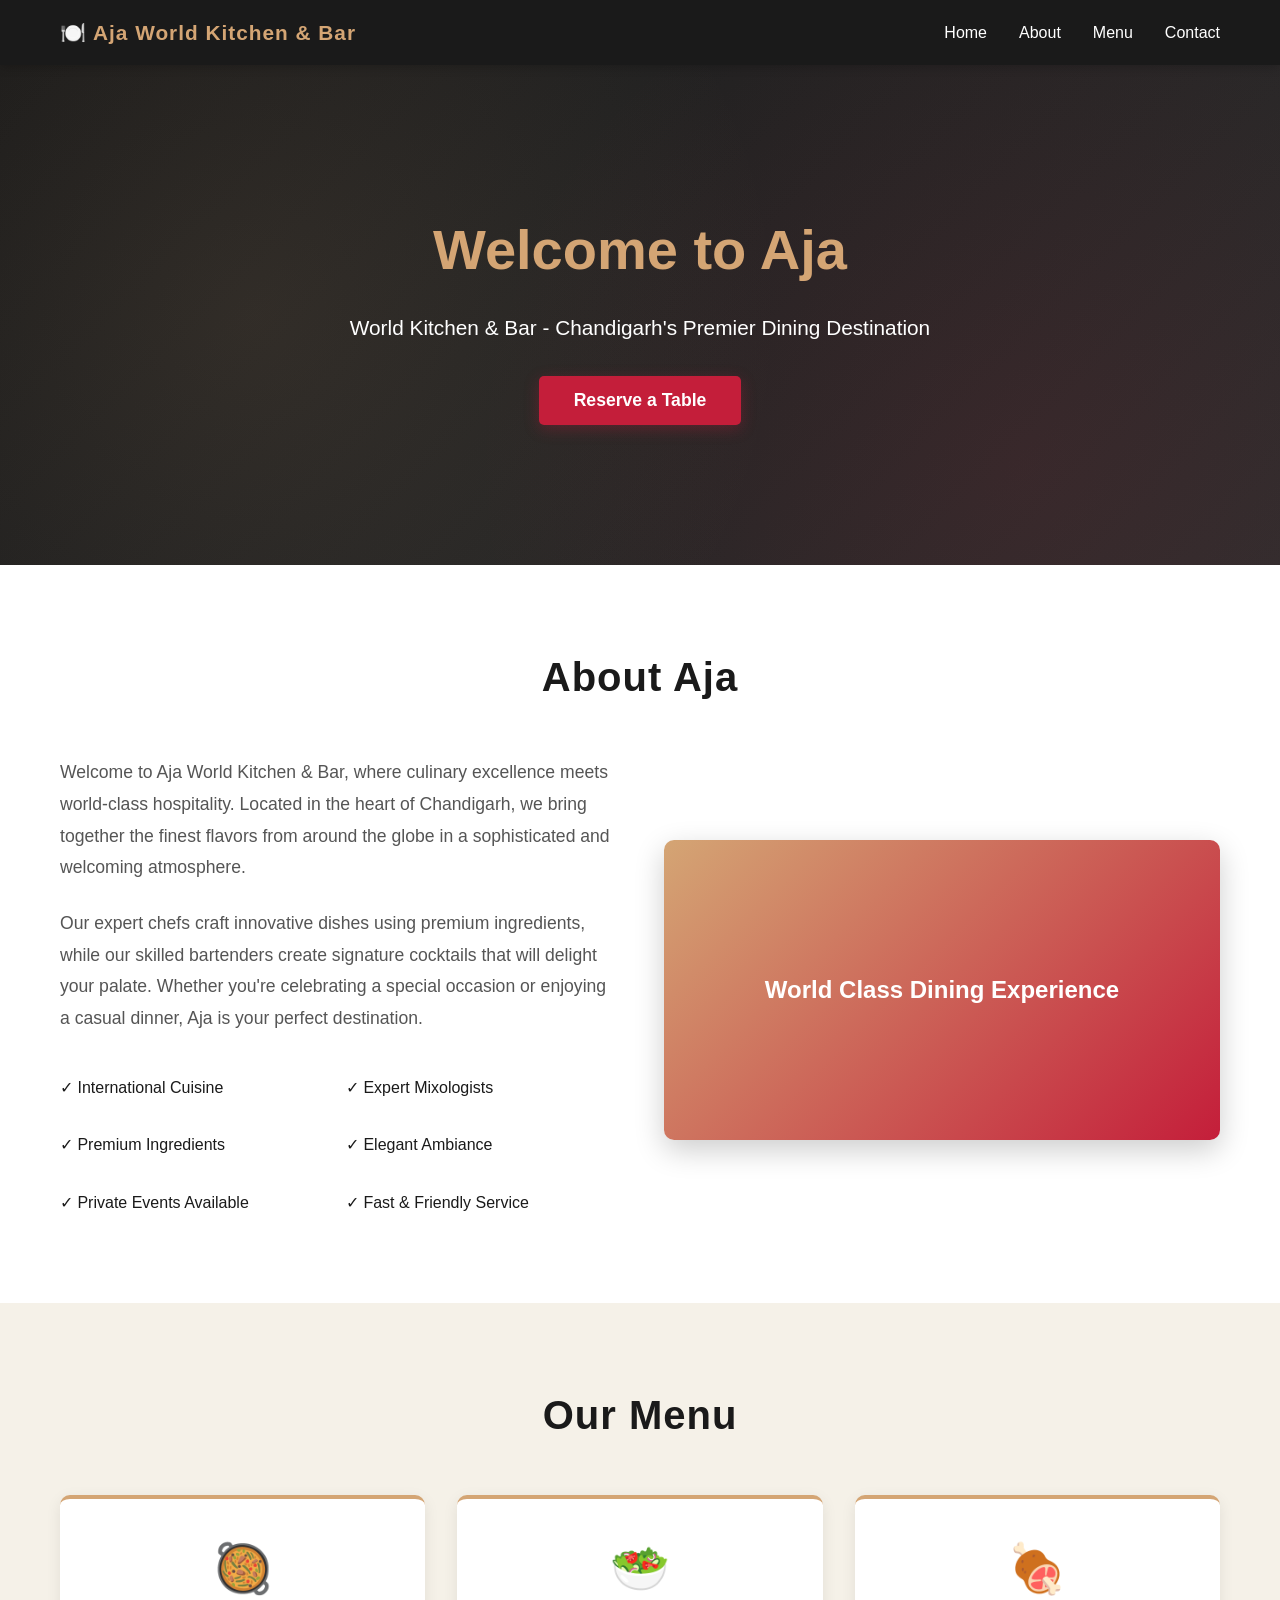
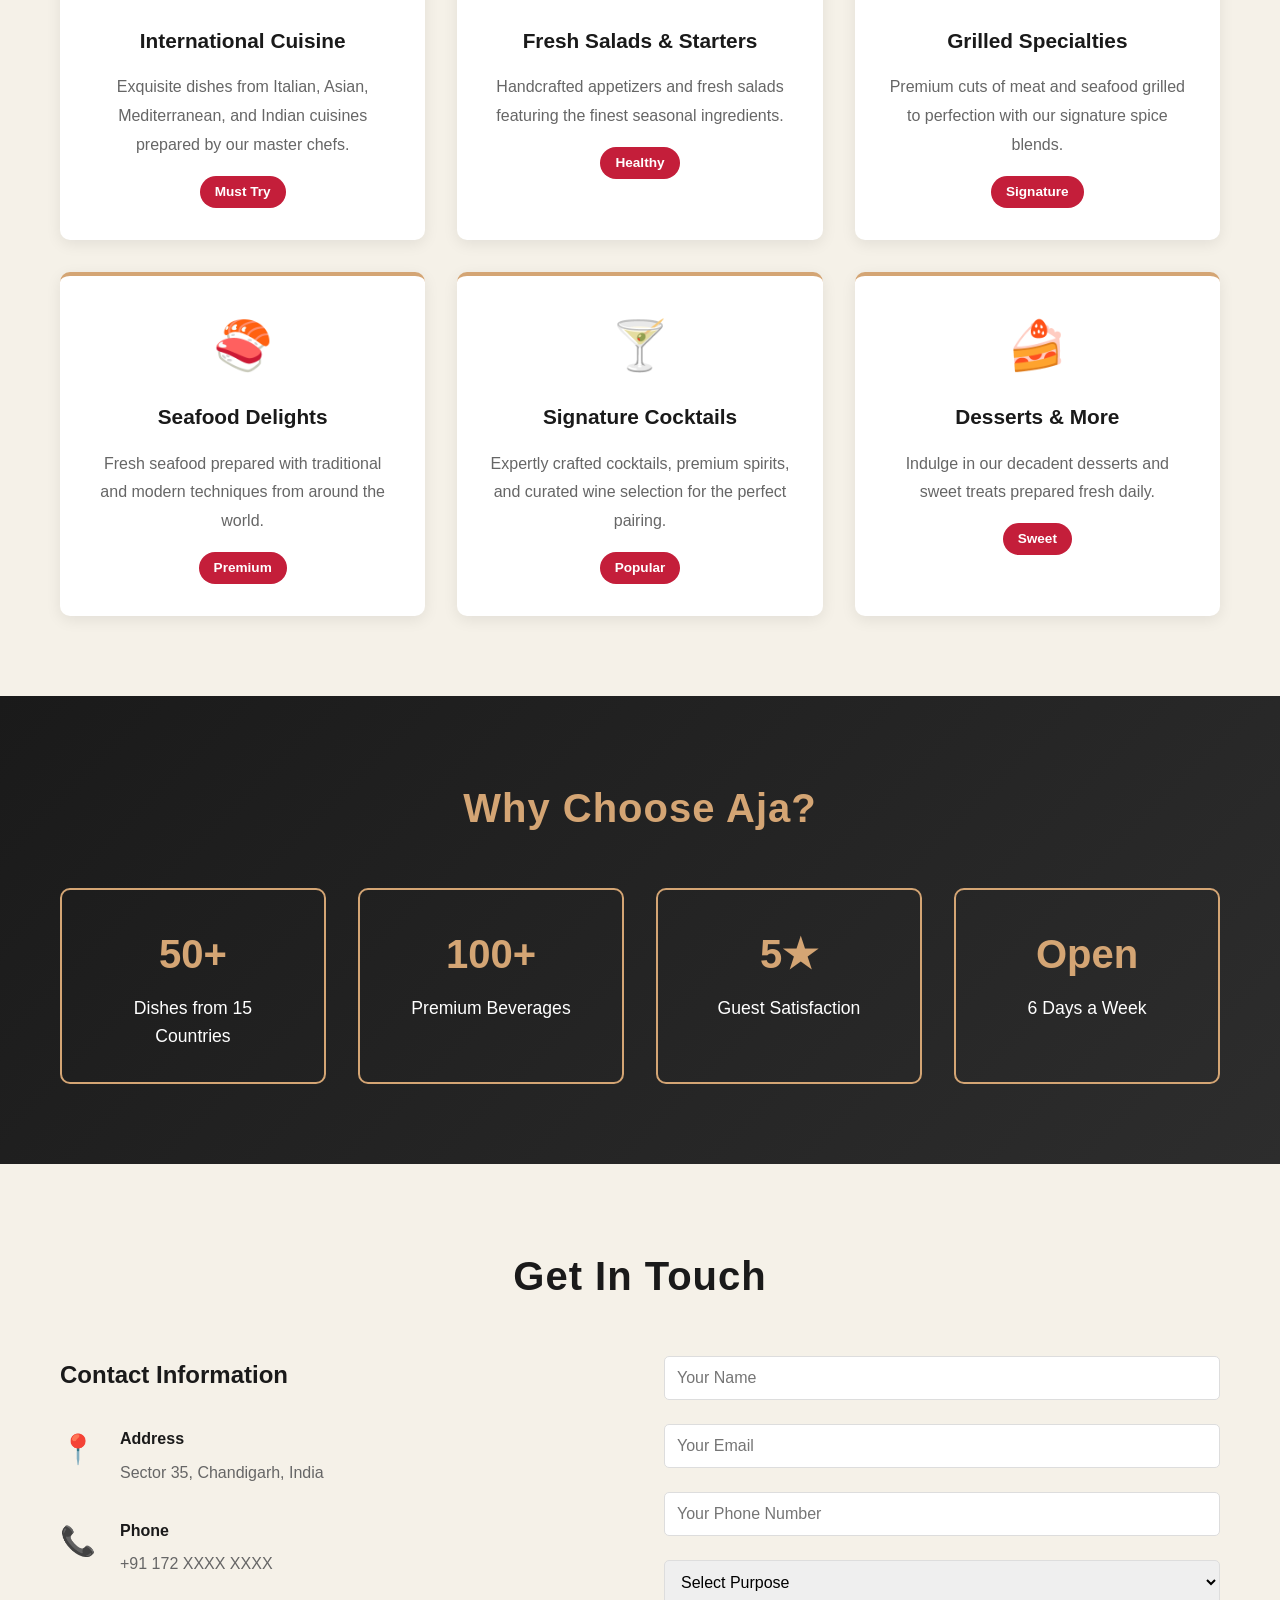
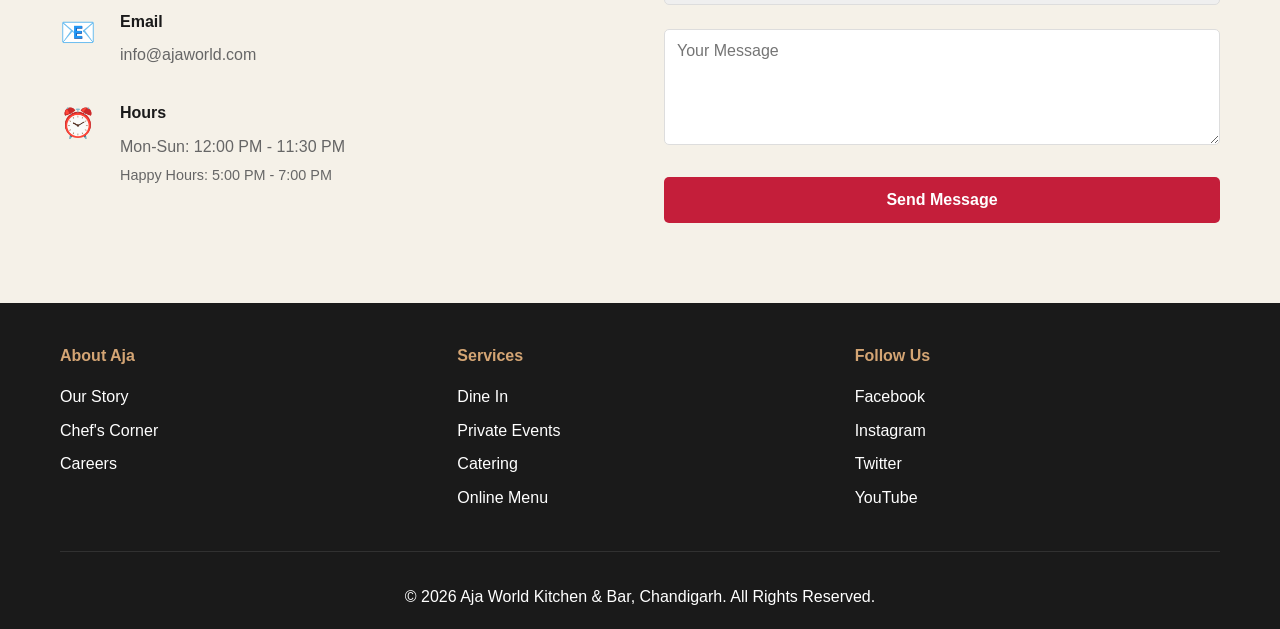
<file: index.html>
<!DOCTYPE html>
<html lang="en">
<head>
    <meta charset="UTF-8">
    <meta name="viewport" content="width=device-width, initial-scale=1.0">
    <title>Aja | World Kitchen & Bar - Chandigarh</title>
    <link rel="stylesheet" href="styles.css">
</head>
<body>
    <!-- Navigation Bar -->
    <nav class="navbar">
        <div class="container">
            <div class="nav-brand">🍽️ Aja World Kitchen & Bar</div>
            <ul class="nav-menu">
                <li><a href="#home" class="nav-link">Home</a></li>
                <li><a href="#about" class="nav-link">About</a></li>
                <li><a href="#menu" class="nav-link">Menu</a></li>
                <li><a href="#contact" class="nav-link">Contact</a></li>
            </ul>
            <div class="hamburger">
                <span></span>
                <span></span>
                <span></span>
            </div>
        </div>
    </nav>

    <!-- Hero Section -->
    <section id="home" class="hero">
        <div class="hero-content">
            <h1>Welcome to Aja</h1>
            <p>World Kitchen & Bar - Chandigarh's Premier Dining Destination</p>
            <button class="cta-button">Reserve a Table</button>
        </div>
    </section>

    <!-- About Section -->
    <section id="about" class="about">
        <div class="container">
            <h2>About Aja</h2>
            <div class="about-content">
                <div class="about-text">
                    <p>Welcome to Aja World Kitchen & Bar, where culinary excellence meets world-class hospitality. Located in the heart of Chandigarh, we bring together the finest flavors from around the globe in a sophisticated and welcoming atmosphere.</p>
                    <p>Our expert chefs craft innovative dishes using premium ingredients, while our skilled bartenders create signature cocktails that will delight your palate. Whether you're celebrating a special occasion or enjoying a casual dinner, Aja is your perfect destination.</p>
                    <ul class="features-list">
                        <li>✓ International Cuisine</li>
                        <li>✓ Expert Mixologists</li>
                        <li>✓ Premium Ingredients</li>
                        <li>✓ Elegant Ambiance</li>
                        <li>✓ Private Events Available</li>
                        <li>✓ Fast & Friendly Service</li>
                    </ul>
                </div>
                <div class="about-image">
                    <div class="placeholder-image">World Class Dining Experience</div>
                </div>
            </div>
        </div>
    </section>

    <!-- Menu Section -->
    <section id="menu" class="menu">
        <div class="container">
            <h2>Our Menu</h2>
            <div class="menu-grid">
                <div class="menu-card">
                    <div class="menu-icon">🥘</div>
                    <h3>International Cuisine</h3>
                    <p>Exquisite dishes from Italian, Asian, Mediterranean, and Indian cuisines prepared by our master chefs.</p>
                    <span class="menu-tag">Must Try</span>
                </div>
                <div class="menu-card">
                    <div class="menu-icon">🥗</div>
                    <h3>Fresh Salads & Starters</h3>
                    <p>Handcrafted appetizers and fresh salads featuring the finest seasonal ingredients.</p>
                    <span class="menu-tag">Healthy</span>
                </div>
                <div class="menu-card">
                    <div class="menu-icon">🍖</div>
                    <h3>Grilled Specialties</h3>
                    <p>Premium cuts of meat and seafood grilled to perfection with our signature spice blends.</p>
                    <span class="menu-tag">Signature</span>
                </div>
                <div class="menu-card">
                    <div class="menu-icon">🍣</div>
                    <h3>Seafood Delights</h3>
                    <p>Fresh seafood prepared with traditional and modern techniques from around the world.</p>
                    <span class="menu-tag">Premium</span>
                </div>
                <div class="menu-card">
                    <div class="menu-icon">🍸</div>
                    <h3>Signature Cocktails</h3>
                    <p>Expertly crafted cocktails, premium spirits, and curated wine selection for the perfect pairing.</p>
                    <span class="menu-tag">Popular</span>
                </div>
                <div class="menu-card">
                    <div class="menu-icon">🍰</div>
                    <h3>Desserts & More</h3>
                    <p>Indulge in our decadent desserts and sweet treats prepared fresh daily.</p>
                    <span class="menu-tag">Sweet</span>
                </div>
            </div>
        </div>
    </section>

    <!-- Highlights Section -->
    <section class="highlights">
        <div class="container">
            <h2>Why Choose Aja?</h2>
            <div class="highlights-grid">
                <div class="highlight-card">
                    <div class="highlight-number">50+</div>
                    <p>Dishes from 15 Countries</p>
                </div>
                <div class="highlight-card">
                    <div class="highlight-number">100+</div>
                    <p>Premium Beverages</p>
                </div>
                <div class="highlight-card">
                    <div class="highlight-number">5★</div>
                    <p>Guest Satisfaction</p>
                </div>
                <div class="highlight-card">
                    <div class="highlight-number">Open</div>
                    <p>6 Days a Week</p>
                </div>
            </div>
        </div>
    </section>

    <!-- Contact Section -->
    <section id="contact" class="contact">
        <div class="container">
            <h2>Get In Touch</h2>
            <div class="contact-content">
                <div class="contact-info">
                    <h3>Contact Information</h3>
                    <div class="info-item">
                        <span class="icon">📍</span>
                        <div>
                            <strong>Address</strong>
                            <p>Sector 35, Chandigarh, India</p>
                        </div>
                    </div>
                    <div class="info-item">
                        <span class="icon">📞</span>
                        <div>
                            <strong>Phone</strong>
                            <p>+91 172 XXXX XXXX</p>
                        </div>
                    </div>
                    <div class="info-item">
                        <span class="icon">📧</span>
                        <div>
                            <strong>Email</strong>
                            <p>info@ajaworld.com</p>
                        </div>
                    </div>
                    <div class="info-item">
                        <span class="icon">⏰</span>
                        <div>
                            <strong>Hours</strong>
                            <p>Mon-Sun: 12:00 PM - 11:30 PM</p>
                            <p style="font-size: 0.9rem; margin-top: 0.3rem;">Happy Hours: 5:00 PM - 7:00 PM</p>
                        </div>
                    </div>
                </div>
                <form class="contact-form">
                    <div class="form-group">
                        <input type="text" placeholder="Your Name" required>
                    </div>
                    <div class="form-group">
                        <input type="email" placeholder="Your Email" required>
                    </div>
                    <div class="form-group">
                        <input type="tel" placeholder="Your Phone Number" required>
                    </div>
                    <div class="form-group">
                        <select required>
                            <option value="" disabled selected>Select Purpose</option>
                            <option value="reservation">Table Reservation</option>
                            <option value="event">Private Event</option>
                            <option value="catering">Catering Inquiry</option>
                            <option value="feedback">Feedback</option>
                            <option value="other">Other</option>
                        </select>
                    </div>
                    <div class="form-group">
                        <textarea placeholder="Your Message" rows="5" required></textarea>
                    </div>
                    <button type="submit" class="submit-btn">Send Message</button>
                </form>
            </div>
        </div>
    </section>

    <!-- Footer -->
    <footer class="footer">
        <div class="container">
            <div class="footer-content">
                <div class="footer-section">
                    <h4>About Aja</h4>
                    <ul>
                        <li><a href="#">Our Story</a></li>
                        <li><a href="#">Chef's Corner</a></li>
                        <li><a href="#">Careers</a></li>
                    </ul>
                </div>
                <div class="footer-section">
                    <h4>Services</h4>
                    <ul>
                        <li><a href="#">Dine In</a></li>
                        <li><a href="#">Private Events</a></li>
                        <li><a href="#">Catering</a></li>
                        <li><a href="#">Online Menu</a></li>
                    </ul>
                </div>
                <div class="footer-section">
                    <h4>Follow Us</h4>
                    <ul>
                        <li><a href="#">Facebook</a></li>
                        <li><a href="#">Instagram</a></li>
                        <li><a href="#">Twitter</a></li>
                        <li><a href="#">YouTube</a></li>
                    </ul>
                </div>
            </div>
            <div class="footer-bottom">
                <p>&copy; 2026 Aja World Kitchen & Bar, Chandigarh. All Rights Reserved.</p>
            </div>
        </div>
    </footer>

    <script src="script.js"></script>
</body>
</html>
</file>
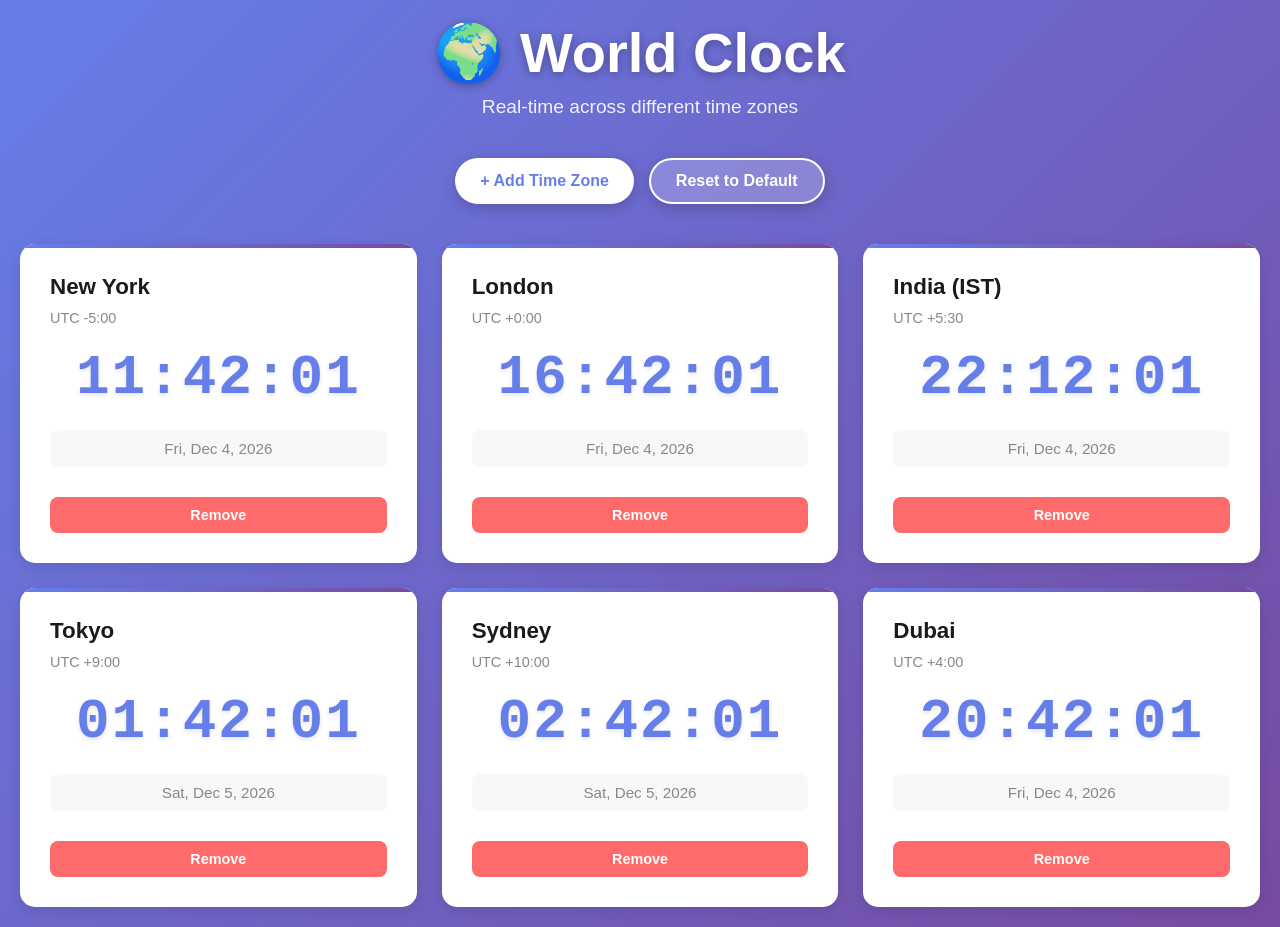
<file: clock.html>
<!DOCTYPE html>
<html lang="en">
<head>
    <meta charset="UTF-8">
    <meta name="viewport" content="width=device-width, initial-scale=1.0">
    <title>World Clock - Multiple Time Zones</title>
    <link rel="stylesheet" href="clock-styles.css">
</head>
<body>
    <div class="clock-container">
        <div class="header">
            <h1>🌍 World Clock</h1>
            <p>Real-time across different time zones</p>
        </div>

        <div class="controls">
            <button class="btn add-clock-btn" onclick="openAddClockModal()">+ Add Time Zone</button>
            <button class="btn reset-btn" onclick="resetToDefault()">Reset to Default</button>
        </div>

        <div class="clocks-grid" id="clocksGrid">
            <!-- Clock cards will be generated here -->
        </div>
    </div>

    <!-- Modal for adding new time zone -->
    <div id="addClockModal" class="modal">
        <div class="modal-content">
            <span class="close" onclick="closeAddClockModal()">&times;</span>
            <h2>Add a New Time Zone</h2>
            <form onsubmit="addNewClock(event)">
                <div class="form-group">
                    <label for="cityName">City Name:</label>
                    <input type="text" id="cityName" placeholder="e.g., Tokyo" required>
                </div>
                <div class="form-group">
                    <label for="timezoneOffset">UTC Offset (e.g., +5:30, -8):</label>
                    <input type="text" id="timezoneOffset" placeholder="e.g., +5:30" required>
                </div>
                <button type="submit" class="btn submit-btn">Add Clock</button>
            </form>
        </div>
    </div>

    <script src="clock-script.js"></script>
</body>
</html>
</file>
<file: styles.css>
* {
    margin: 0;
    padding: 0;
    box-sizing: border-box;
}

:root {
    --primary-color: #1a1a1a;
    --secondary-color: #d4a574;
    --accent-color: #c41e3a;
    --light-bg: #f5f1e8;
    --text-color: #2c2c2c;
    --white: #ffffff;
    --gold: #d4a574;
}

body {
    font-family: 'Segoe UI', Tahoma, Geneva, Verdana, sans-serif;
    line-height: 1.6;
    color: var(--text-color);
    background-color: var(--white);
}

.container {
    max-width: 1200px;
    margin: 0 auto;
    padding: 0 20px;
}

/* Navigation Bar */
.navbar {
    background-color: var(--primary-color);
    color: var(--white);
    padding: 1rem 0;
    position: sticky;
    top: 0;
    z-index: 100;
    box-shadow: 0 2px 10px rgba(0, 0, 0, 0.2);
}

.navbar .container {
    display: flex;
    justify-content: space-between;
    align-items: center;
}

.nav-brand {
    font-size: 1.3rem;
    font-weight: bold;
    letter-spacing: 1px;
    color: var(--gold);
}

.nav-menu {
    display: flex;
    list-style: none;
    gap: 2rem;
}

.nav-link {
    color: var(--white);
    text-decoration: none;
    font-weight: 500;
    transition: color 0.3s ease;
}

.nav-link:hover {
    color: var(--gold);
}

.hamburger {
    display: none;
    flex-direction: column;
    cursor: pointer;
}

.hamburger span {
    width: 25px;
    height: 3px;
    background-color: var(--white);
    margin: 5px 0;
    transition: 0.3s;
}

/* Hero Section */
.hero {
    background: linear-gradient(135deg, var(--primary-color) 0%, #2d2d2d 100%);
    color: var(--white);
    padding: 120px 20px;
    text-align: center;
    display: flex;
    align-items: center;
    justify-content: center;
    min-height: 500px;
    position: relative;
    overflow: hidden;
}

.hero::before {
    content: '';
    position: absolute;
    top: 0;
    left: 0;
    right: 0;
    bottom: 0;
    background: radial-gradient(circle at 20% 50%, rgba(212, 165, 116, 0.1) 0%, transparent 50%),
                radial-gradient(circle at 80% 80%, rgba(196, 30, 58, 0.1) 0%, transparent 50%);
    pointer-events: none;
}

.hero-content {
    position: relative;
    z-index: 1;
}

.hero-content h1 {
    font-size: 3.5rem;
    margin-bottom: 1rem;
    animation: slideDown 0.8s ease;
    color: var(--gold);
}

.hero-content p {
    font-size: 1.3rem;
    margin-bottom: 2rem;
    animation: slideUp 0.8s ease;
    font-weight: 300;
}

.cta-button {
    background-color: var(--accent-color);
    color: var(--white);
    padding: 14px 35px;
    border: none;
    border-radius: 5px;
    font-size: 1.1rem;
    font-weight: 600;
    cursor: pointer;
    transition: background-color 0.3s ease, transform 0.3s ease, box-shadow 0.3s ease;
    box-shadow: 0 4px 15px rgba(196, 30, 58, 0.3);
}

.cta-button:hover {
    background-color: #a01830;
    transform: translateY(-3px);
    box-shadow: 0 6px 20px rgba(196, 30, 58, 0.4);
}

/* About Section */
.about {
    padding: 80px 20px;
    background-color: var(--white);
}

.about h2 {
    text-align: center;
    font-size: 2.5rem;
    margin-bottom: 3rem;
    color: var(--primary-color);
    letter-spacing: 1px;
}

.about-content {
    display: grid;
    grid-template-columns: 1fr 1fr;
    gap: 3rem;
    align-items: center;
}

.about-text p {
    margin-bottom: 1.5rem;
    font-size: 1.1rem;
    line-height: 1.8;
    color: #555;
}

.features-list {
    list-style: none;
    margin-top: 2rem;
    display: grid;
    grid-template-columns: 1fr 1fr;
    gap: 1rem;
}

.features-list li {
    padding: 0.5rem 0;
    font-size: 1rem;
    color: var(--primary-color);
    font-weight: 500;
}

.placeholder-image {
    background: linear-gradient(135deg, var(--gold) 0%, var(--accent-color) 100%);
    height: 300px;
    border-radius: 10px;
    display: flex;
    align-items: center;
    justify-content: center;
    color: var(--white);
    font-size: 1.5rem;
    font-weight: bold;
    box-shadow: 0 10px 30px rgba(0, 0, 0, 0.2);
}

/* Menu Section */
.menu {
    padding: 80px 20px;
    background-color: var(--light-bg);
}

.menu h2 {
    text-align: center;
    font-size: 2.5rem;
    margin-bottom: 3rem;
    color: var(--primary-color);
    letter-spacing: 1px;
}

.menu-grid {
    display: grid;
    grid-template-columns: repeat(auto-fit, minmax(300px, 1fr));
    gap: 2rem;
}

.menu-card {
    background-color: var(--white);
    border-radius: 10px;
    padding: 2rem;
    text-align: center;
    box-shadow: 0 4px 15px rgba(0, 0, 0, 0.08);
    transition: transform 0.3s ease, box-shadow 0.3s ease;
    position: relative;
    border-top: 4px solid var(--gold);
}

.menu-card:hover {
    transform: translateY(-10px);
    box-shadow: 0 10px 25px rgba(0, 0, 0, 0.15);
}

.menu-icon {
    font-size: 3rem;
    margin-bottom: 1rem;
}

.menu-card h3 {
    color: var(--primary-color);
    margin-bottom: 1rem;
    font-size: 1.3rem;
}

.menu-card p {
    color: #666;
    line-height: 1.8;
    margin-bottom: 1rem;
}

.menu-tag {
    display: inline-block;
    background-color: var(--accent-color);
    color: var(--white);
    padding: 5px 15px;
    border-radius: 20px;
    font-size: 0.85rem;
    font-weight: 600;
}

/* Highlights Section */
.highlights {
    padding: 80px 20px;
    background: linear-gradient(135deg, var(--primary-color) 0%, #2d2d2d 100%);
    color: var(--white);
}

.highlights h2 {
    text-align: center;
    font-size: 2.5rem;
    margin-bottom: 3rem;
    color: var(--gold);
    letter-spacing: 1px;
}

.highlights-grid {
    display: grid;
    grid-template-columns: repeat(auto-fit, minmax(200px, 1fr));
    gap: 2rem;
}

.highlight-card {
    text-align: center;
    padding: 2rem;
    border: 2px solid var(--gold);
    border-radius: 10px;
    transition: transform 0.3s ease, box-shadow 0.3s ease;
}

.highlight-card:hover {
    transform: translateY(-5px);
    box-shadow: 0 10px 25px rgba(212, 165, 116, 0.2);
}

.highlight-number {
    font-size: 2.5rem;
    color: var(--gold);
    font-weight: bold;
    margin-bottom: 0.5rem;
}

.highlight-card p {
    font-size: 1.1rem;
}

/* Contact Section */
.contact {
    padding: 80px 20px;
    background-color: var(--light-bg);
}

.contact h2 {
    text-align: center;
    font-size: 2.5rem;
    margin-bottom: 3rem;
    color: var(--primary-color);
    letter-spacing: 1px;
}

.contact-content {
    display: grid;
    grid-template-columns: 1fr 1fr;
    gap: 3rem;
}

.contact-info h3 {
    color: var(--primary-color);
    margin-bottom: 2rem;
    font-size: 1.5rem;
}

.info-item {
    display: flex;
    gap: 1.5rem;
    margin-bottom: 2rem;
}

.info-item .icon {
    font-size: 1.8rem;
}

.info-item strong {
    color: var(--primary-color);
}

.info-item p {
    color: #666;
    margin-top: 0.5rem;
}

.contact-form {
    display: flex;
    flex-direction: column;
    gap: 1.5rem;
}

.form-group input,
.form-group textarea,
.form-group select {
    width: 100%;
    padding: 12px;
    border: 1px solid #ddd;
    border-radius: 5px;
    font-size: 1rem;
    font-family: inherit;
    transition: border-color 0.3s ease;
}

.form-group input:focus,
.form-group textarea:focus,
.form-group select:focus {
    outline: none;
    border-color: var(--gold);
    box-shadow: 0 0 5px rgba(212, 165, 116, 0.3);
}

.submit-btn {
    background-color: var(--accent-color);
    color: var(--white);
    padding: 14px 30px;
    border: none;
    border-radius: 5px;
    font-size: 1rem;
    font-weight: 600;
    cursor: pointer;
    transition: background-color 0.3s ease, transform 0.3s ease;
}

.submit-btn:hover {
    background-color: #a01830;
    transform: translateY(-2px);
}

/* Footer */
.footer {
    background-color: var(--primary-color);
    color: var(--white);
    padding: 40px 20px 20px;
}

.footer-content {
    display: grid;
    grid-template-columns: repeat(auto-fit, minmax(200px, 1fr));
    gap: 2rem;
    margin-bottom: 2rem;
}

.footer-section h4 {
    margin-bottom: 1rem;
    color: var(--gold);
}

.footer-section ul {
    list-style: none;
}

.footer-section ul li {
    margin-bottom: 0.5rem;
}

.footer-section a {
    color: var(--white);
    text-decoration: none;
    transition: color 0.3s ease;
}

.footer-section a:hover {
    color: var(--gold);
}

.footer-bottom {
    text-align: center;
    padding-top: 2rem;
    border-top: 1px solid rgba(255, 255, 255, 0.1);
}

/* Animations */
@keyframes slideDown {
    from {
        opacity: 0;
        transform: translateY(-30px);
    }
    to {
        opacity: 1;
        transform: translateY(0);
    }
}

@keyframes slideUp {
    from {
        opacity: 0;
        transform: translateY(30px);
    }
    to {
        opacity: 1;
        transform: translateY(0);
    }
}

/* Responsive Design */
@media (max-width: 768px) {
    .nav-menu {
        display: none;
        flex-direction: column;
        position: absolute;
        top: 70px;
        left: 0;
        width: 100%;
        background-color: var(--primary-color);
        gap: 0;
    }

    .nav-menu.active {
        display: flex;
    }

    .nav-menu li {
        border-bottom: 1px solid rgba(255, 255, 255, 0.1);
        padding: 15px 20px;
    }

    .hamburger {
        display: flex;
    }

    .hero-content h1 {
        font-size: 2rem;
    }

    .hero-content p {
        font-size: 1rem;
    }

    .about-content,
    .contact-content {
        grid-template-columns: 1fr;
    }

    .about h2,
    .menu h2,
    .highlights h2,
    .contact h2 {
        font-size: 2rem;
    }

    .menu-grid,
    .highlights-grid {
        grid-template-columns: 1fr;
    }

    .features-list {
        grid-template-columns: 1fr;
    }
}

@media (max-width: 480px) {
    .nav-brand {
        font-size: 1rem;
    }

    .hero-content h1 {
        font-size: 1.5rem;
    }

    .hero {
        min-height: 350px;
        padding: 60px 20px;
    }

    .cta-button {
        padding: 12px 25px;
        font-size: 0.95rem;
    }
}
</file>
<file: clock-styles.css>
* {
    margin: 0;
    padding: 0;
    box-sizing: border-box;
}

:root {
    --primary-color: #1a1a1a;
    --secondary-color: #d4a574;
    --accent-color: #c41e3a;
    --light-bg: #f5f1e8;
    --text-color: #2c2c2c;
    --white: #ffffff;
    --gold: #d4a574;
    --shadow: 0 4px 15px rgba(0, 0, 0, 0.1);
}

body {
    font-family: 'Segoe UI', Tahoma, Geneva, Verdana, sans-serif;
    background: linear-gradient(135deg, #667eea 0%, #764ba2 100%);
    min-height: 100vh;
    padding: 20px;
    color: var(--text-color);
}

.clock-container {
    max-width: 1400px;
    margin: 0 auto;
}

.header {
    text-align: center;
    color: var(--white);
    margin-bottom: 40px;
    animation: slideDown 0.6s ease;
}

.header h1 {
    font-size: 3.5rem;
    margin-bottom: 10px;
    text-shadow: 0 2px 10px rgba(0, 0, 0, 0.3);
}

.header p {
    font-size: 1.2rem;
    font-weight: 300;
    opacity: 0.9;
}

.controls {
    display: flex;
    gap: 15px;
    justify-content: center;
    margin-bottom: 40px;
    flex-wrap: wrap;
    animation: slideUp 0.6s ease;
}

.btn {
    padding: 12px 25px;
    border: none;
    border-radius: 25px;
    font-size: 1rem;
    font-weight: 600;
    cursor: pointer;
    transition: all 0.3s ease;
    box-shadow: 0 4px 15px rgba(0, 0, 0, 0.2);
}

.add-clock-btn {
    background-color: var(--white);
    color: #667eea;
}

.add-clock-btn:hover {
    background-color: #f0f0f0;
    transform: translateY(-3px);
    box-shadow: 0 6px 20px rgba(0, 0, 0, 0.3);
}

.reset-btn {
    background-color: rgba(255, 255, 255, 0.2);
    color: var(--white);
    border: 2px solid var(--white);
}

.reset-btn:hover {
    background-color: var(--white);
    color: #667eea;
    transform: translateY(-3px);
}

.clocks-grid {
    display: grid;
    grid-template-columns: repeat(auto-fill, minmax(300px, 1fr));
    gap: 25px;
    animation: fadeIn 0.8s ease;
}

.clock-card {
    background: var(--white);
    border-radius: 15px;
    padding: 30px;
    box-shadow: var(--shadow);
    transition: all 0.3s ease;
    position: relative;
    overflow: hidden;
}

.clock-card:hover {
    transform: translateY(-10px);
    box-shadow: 0 8px 25px rgba(0, 0, 0, 0.15);
}

.clock-card::before {
    content: '';
    position: absolute;
    top: 0;
    left: 0;
    right: 0;
    height: 4px;
    background: linear-gradient(90deg, #667eea 0%, #764ba2 100%);
}

.clock-city {
    font-size: 1.4rem;
    font-weight: 700;
    color: var(--primary-color);
    margin-bottom: 10px;
}

.clock-timezone {
    font-size: 0.9rem;
    color: #888;
    margin-bottom: 20px;
}

.clock-display {
    font-size: 3.5rem;
    font-weight: bold;
    color: #667eea;
    font-family: 'Courier New', monospace;
    letter-spacing: 2px;
    text-align: center;
    margin: 20px 0;
    text-shadow: 0 2px 5px rgba(0, 0, 0, 0.1);
}

.clock-time-info {
    display: flex;
    justify-content: space-between;
    gap: 10px;
    margin: 20px 0;
    font-size: 0.95rem;
    color: #666;
}

.clock-date {
    text-align: center;
    font-size: 0.95rem;
    color: #888;
    margin-bottom: 15px;
    padding: 10px;
    background: #f8f8f8;
    border-radius: 8px;
}

.remove-clock-btn {
    width: 100%;
    background-color: #ff6b6b;
    color: var(--white);
    border: none;
    padding: 10px;
    border-radius: 8px;
    cursor: pointer;
    font-size: 0.9rem;
    font-weight: 600;
    transition: all 0.3s ease;
    margin-top: 15px;
}

.remove-clock-btn:hover {
    background-color: #ff5252;
    transform: scale(1.02);
}

/* Modal Styles */
.modal {
    display: none;
    position: fixed;
    z-index: 1000;
    left: 0;
    top: 0;
    width: 100%;
    height: 100%;
    background-color: rgba(0, 0, 0, 0.5);
    animation: fadeIn 0.3s ease;
}

.modal-content {
    background-color: var(--white);
    margin: 10% auto;
    padding: 30px;
    border-radius: 15px;
    width: 90%;
    max-width: 400px;
    box-shadow: 0 10px 40px rgba(0, 0, 0, 0.3);
    animation: slideDown 0.3s ease;
}

.modal-content h2 {
    color: var(--primary-color);
    margin-bottom: 20px;
    font-size: 1.8rem;
}

.close {
    color: #aaa;
    float: right;
    font-size: 28px;
    font-weight: bold;
    cursor: pointer;
    transition: color 0.3s ease;
}

.close:hover {
    color: var(--primary-color);
}

.form-group {
    margin-bottom: 20px;
}

.form-group label {
    display: block;
    margin-bottom: 8px;
    font-weight: 600;
    color: var(--primary-color);
}

.form-group input {
    width: 100%;
    padding: 12px;
    border: 2px solid #e0e0e0;
    border-radius: 8px;
    font-size: 1rem;
    transition: border-color 0.3s ease;
}

.form-group input:focus {
    outline: none;
    border-color: #667eea;
    box-shadow: 0 0 5px rgba(102, 126, 234, 0.3);
}

.submit-btn {
    width: 100%;
    background: linear-gradient(135deg, #667eea 0%, #764ba2 100%);
    color: var(--white);
    padding: 12px;
    border-radius: 8px;
    border: none;
    font-size: 1rem;
    font-weight: 600;
    cursor: pointer;
    transition: all 0.3s ease;
}

.submit-btn:hover {
    transform: translateY(-2px);
    box-shadow: 0 6px 20px rgba(102, 126, 234, 0.4);
}

.no-clocks {
    text-align: center;
    color: var(--white);
    padding: 40px;
    font-size: 1.2rem;
}

/* Animations */
@keyframes slideDown {
    from {
        opacity: 0;
        transform: translateY(-30px);
    }
    to {
        opacity: 1;
        transform: translateY(0);
    }
}

@keyframes slideUp {
    from {
        opacity: 0;
        transform: translateY(30px);
    }
    to {
        opacity: 1;
        transform: translateY(0);
    }
}

@keyframes fadeIn {
    from {
        opacity: 0;
    }
    to {
        opacity: 1;
    }
}

/* Responsive Design */
@media (max-width: 768px) {
    .header h1 {
        font-size: 2.5rem;
    }

    .clock-display {
        font-size: 2.5rem;
    }

    .clocks-grid {
        grid-template-columns: 1fr;
    }

    .controls {
        flex-direction: column;
    }

    .btn {
        width: 100%;
    }
}

@media (max-width: 480px) {
    .header h1 {
        font-size: 2rem;
    }

    .header p {
        font-size: 1rem;
    }

    .clock-display {
        font-size: 2rem;
    }

    .clock-city {
        font-size: 1.2rem;
    }
}
</file>
